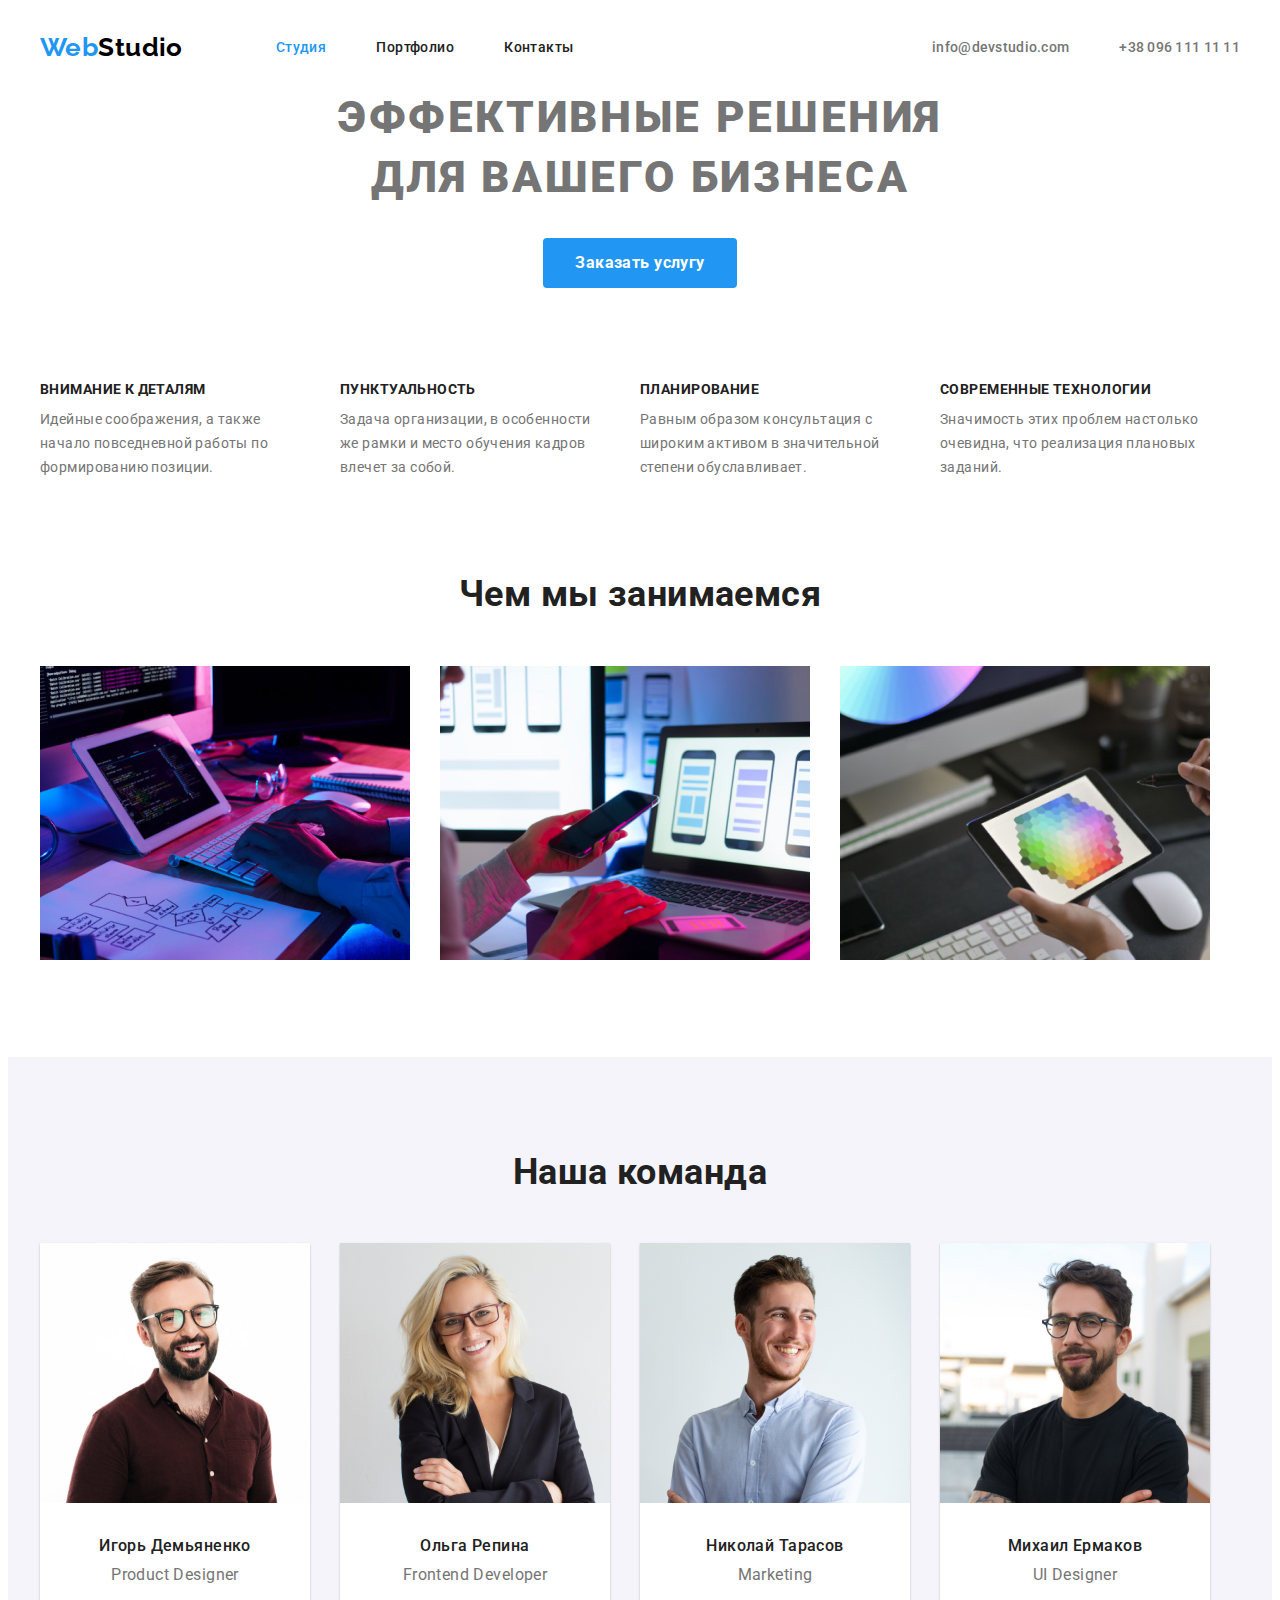
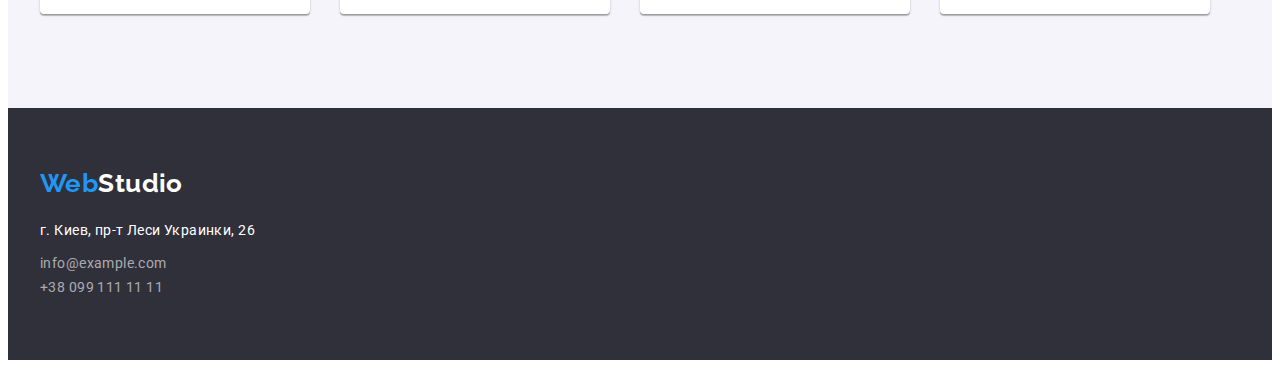
<file: index.html>
<!DOCTYPE html>
<html lang="ru">
<head>
    <meta charset="UTF-8">
    <meta http-equiv="X-UA-Compatible" content="IE=edge">
    <meta name="viewport" content="width=device-width, initial-scale=1.0">
    <title>Document</title>
    <link rel="preconnect" href="https://fonts.googleapis.com">
    <link rel="preconnect" href="https://fonts.gstatic.com" crossorigin>
    <link href="https://fonts.googleapis.com/css2?family=Raleway:wght@700&family=Roboto:wght@400;500;700;900&display=swap"
        rel="stylesheet">
    <link rel="stylesheet" href="https://cdnjs.cloudflare.com/ajax/libs/modern-normalize/1.1.0/modern-normalize.min.css"
        integrity="sha512-wpPYUAdjBVSE4KJnH1VR1HeZfpl1ub8YT/NKx4PuQ5NmX2tKuGu6U/JRp5y+Y8XG2tV+wKQpNHVUX03MfMFn9Q=="
        crossorigin="anonymous" referrerpolicy="no-referrer" />
    <link rel="stylesheet" href="./css/styles.css">
</head>
<body>
    <!-- Хедер -->
    <header >
        <div class="container header-container">
        <nav class="main-nav">
        <a class="logo-header" href="./index.html"> <span class="logo-accent">Web</span>Studio</a>
        <ul class="site-nav">
            <li class="item"><a href="" class="link current">Студия</a></li>
            <li class="item"><a href="./portfolio.html" class="link">Портфолио</a></li>
            <li class="item"><a href="" class="link">Контакты</a></li>
        </ul>
        </nav>
        <ul class="contacts-header">
            <li class="item"><a href="mailto:info@devstudio.com" class="link">info@devstudio.com</a></li>
            <li class="item"><a href="tel:+380961111111" class="link">+38 096 111 11 11</a></li>
        </ul>
        </div>
    </header>

    <!-- Герой -->
    <main>
    
    <section class="hero">
        <div class="container">
        <h1 class="hero-title">Эффективные решения</br>для вашего бизнеса</h1>
        <a href="" class="hero-button">Заказать услугу</a>
        </div>
    </section>
    
    <!-- Наши Особенности -->
    <section class="section">
    <div class="container">
       <h2 class="section-title feature">Особенности</h2>
       <ul class="feature-list">
           <li class="item">
               <h3 class="title">Внимание к деталям</h3>
               <p class="text">Идейные соображения, а также начало повседневной работы по формированию позиции.</p>
            </li>
            <li class="item">
                <h3 class="title">Пунктуальность</h3>
                <p class="text">Задача организации, в особенности же рамки и место обучения кадров влечет за собой.</p>
            </li>
            <li class="item">
                <h3 class="title">Планирование</h3>
                <p class="text">Равным образом консультация с широким активом в значительной степени обуславливает.</p>
            </li>
            <li class="item">
                <h3 class="title">Современные технологии</h3>
                <p class="text">Значимость этих проблем настолько очевидна, что реализация плановых заданий.</p>
            </li>
       </ul>
    </div>
    </section>

    <!-- Чем мы занимаемя -->
    <section class="section works">
        <div class="container">
        <h2 class="section-title">Чем мы занимаемся</h2>
        <ul class="works-list">
            <li class="item"><img src="./images/box-1.jpg" alt="Стационарные компьютеры" width="370"></li>
            <li class="item"><img src="./images/box-2.jpg" alt="Ноутбуки" width="370"></li>
            <li class="item"><img src="./images/box-3.jpg" alt="Планшеты" width="370"></li>
        </ul>
        </div>
    </section>

    <!-- Наша команда -->
    <section class="section team">
        <div class="container">
        <h2 class="section-title">Наша команда</h2>
        <ul class="team-list">
            <li class="item">
                <img src="./images/profil-1.jpg" alt="Игорь" width="270" class="photo">
                <h3 class="name">Игорь Демьяненко</h3>
                <p class="position">Product Designer</p>
            </li>
            <li class="item">
                <img src="./images/profil-2.jpg" alt="Ольга" width="270" class="photo">
                <h3 class="name">Ольга Репина</h3>
                <p class="position">Frontend Developer</p>
            </li>
            <li class="item">
                <img src="./images/profil-3.jpg" alt="Николай" width="270" class="photo">
                <h3 class="name">Николай Тарасов</h3>
                <p class="position">Marketing</p>
            </li>
            <li class="item">
                <img src="./images/profil-4.jpg" alt="Михаил" width="270" class="photo">
                <h3 class="name">Михаил Ермаков</h3>
                <p class="position">UI Designer</p>
            </li>
        </ul>
        </div>
    </section>
    </main>

    <!-- Футер -->
    <footer class="footer">
        <div class="container">
        <a class="logo-footer" href="./index.html"> <span class="logo-accent">Web</span>Studio</a>
        <address>
            <ul class="contacts-footer">
                <li class="link-adress">г. Киев, пр-т Леси Украинки, 26</li>
                <li class="link-contacts">info@example.com</li>
                <li class="link-contacts number">+38 099 111 11 11</li>
            </ul>
        </address>
        </div>
    </footer>

</body>
</html>
</file>
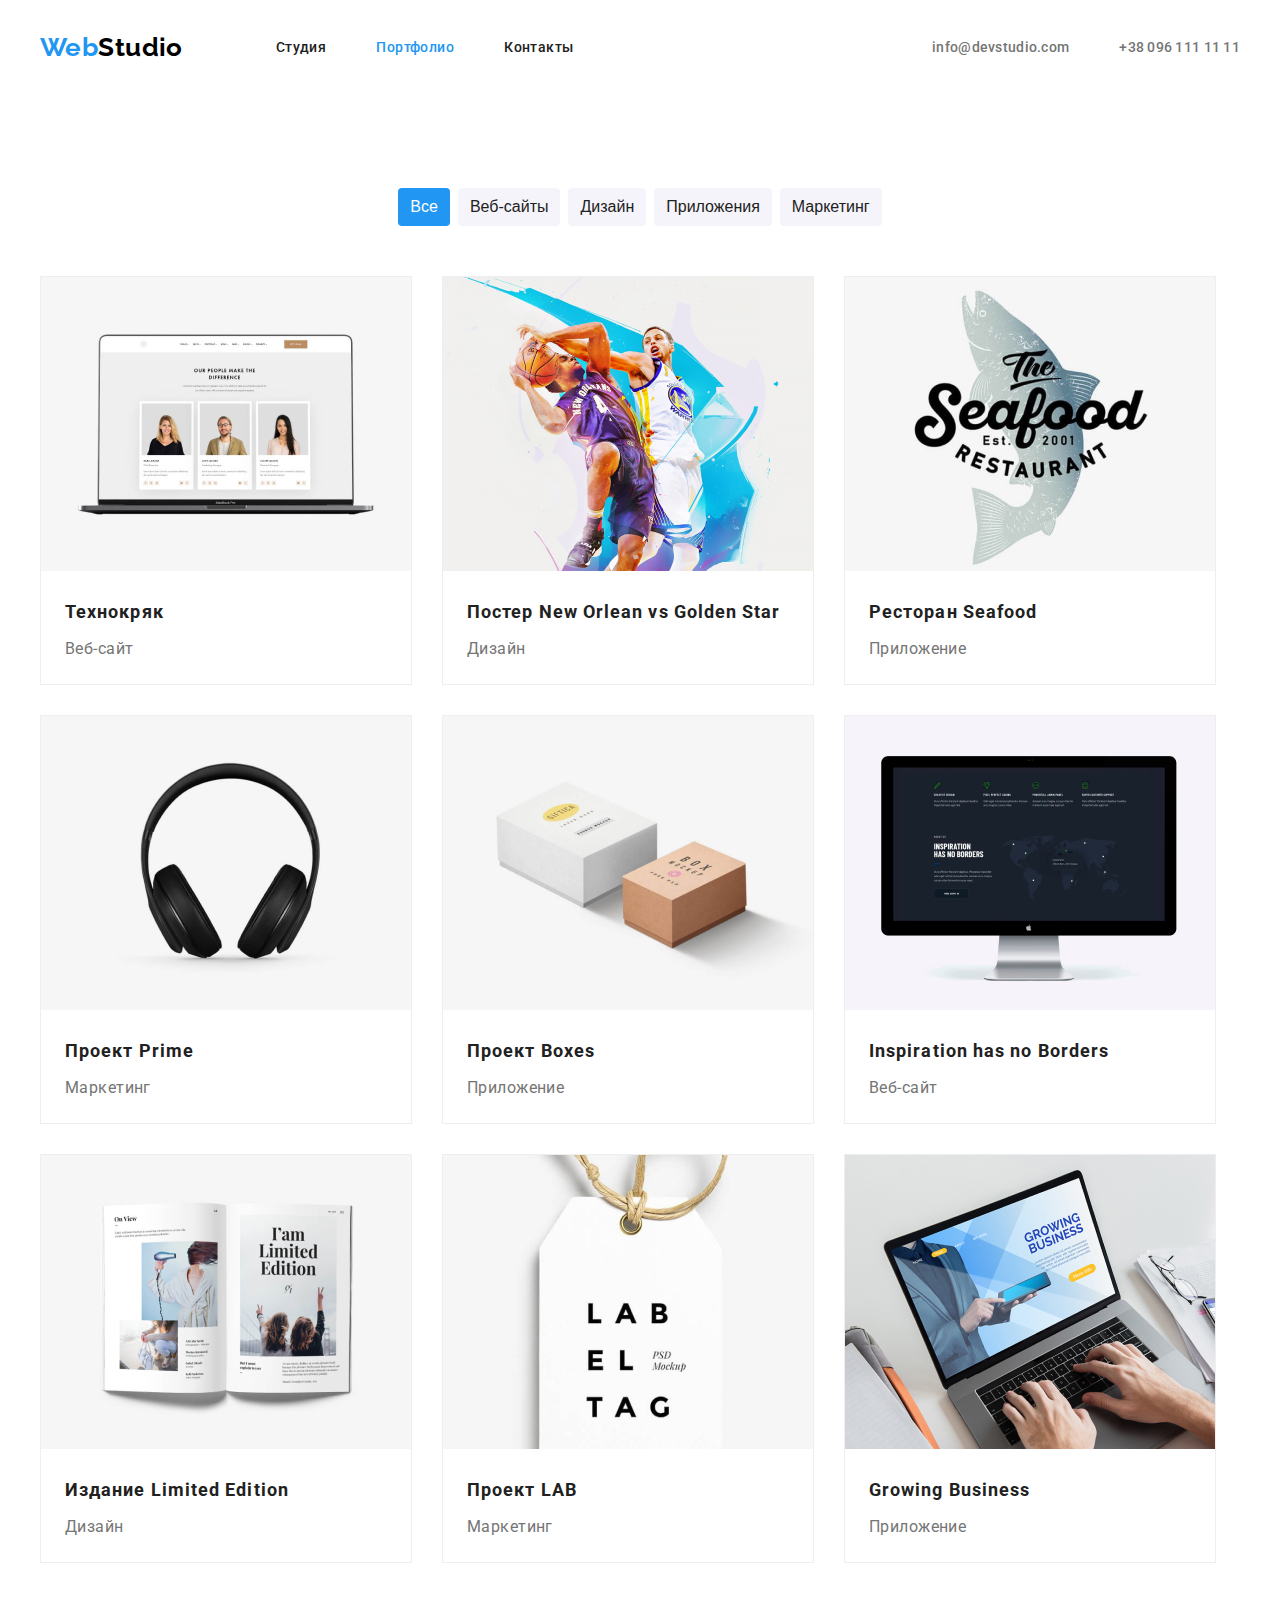
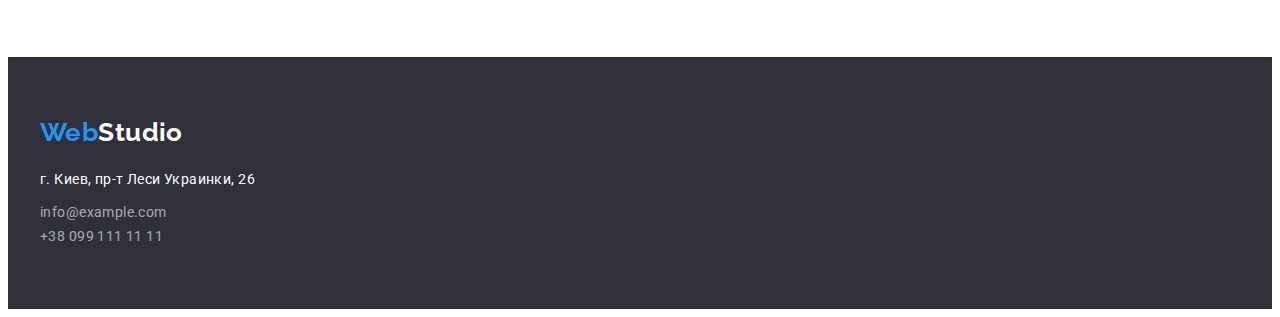
<file: portfolio.html>
<!DOCTYPE html>
<html lang="en">
<head>
    <meta charset="UTF-8">
    <meta http-equiv="X-UA-Compatible" content="IE=edge">
    <meta name="viewport" content="width=device-width, initial-scale=1.0">
    <title>WebStudio Portfolio</title>
    <link rel="preconnect" href="https://fonts.googleapis.com">
    <link rel="preconnect" href="https://fonts.gstatic.com" crossorigin>
    <link href="https://fonts.googleapis.com/css2?family=Raleway:wght@700&family=Roboto:wght@400;500;700;900&display=swap"
        rel="stylesheet">
    <link rel="stylesheet" href="https://cdnjs.cloudflare.com/ajax/libs/modern-normalize/1.1.0/modern-normalize.min.css"
        integrity="sha512-wpPYUAdjBVSE4KJnH1VR1HeZfpl1ub8YT/NKx4PuQ5NmX2tKuGu6U/JRp5y+Y8XG2tV+wKQpNHVUX03MfMFn9Q=="
        crossorigin="anonymous" referrerpolicy="no-referrer" />
    <link rel="stylesheet" href="./css/styles.css">
</head>
<body>
    <!-- Хедер -->
    <header>
        <div class="container header-container">
            <nav class="main-nav">
                <a class="logo-header" href="./index.html"> <span class="logo-accent">Web</span>Studio</a>
                <ul class="site-nav">
                    <li class="item"><a class="link" href="./index.html">Студия</a></li>
                    <li class="item"><a class="link current" href="">Портфолио</a></li>
                    <li class="item"><a href="" class="link">Контакты</a></li>
                </ul>
            </nav>
            <ul class="contacts-header">
                <li class="item"><a href="mailto:info@devstudio.com" class="link">info@devstudio.com</a></li>
                <li class="item"><a href="tel:+380961111111" class="link">+38 096 111 11 11</a></li>
            </ul>
        </div>
    </header>
    
    <!-- Примеры работ -->
    <main>
    <section class="section-projects">
        <div class="container">
        <h1 class="our-projects">Наше портфолио</h1>
        <ul class="filters">
            <li class="item"><button type="button" class="filters-button current">Все</button></li>
            <li class="item"><button type="button" class="filters-button">Веб-сайты</button></li>
            <li class="item"><button type="button" class="filters-button">Дизайн</button></li>
            <li class="item"><button type="button" class="filters-button">Приложения</button></li>
            <li class="item"><button type="button" class="filters-button">Маркетинг</button></li>
        </ul>

        <ul class="projects">
            <li class="projects-item">
                <a href="" class="projects-decor"><img src="./images/card-1.jpg" alt="Ноутбук" width="370" class="projects-picture">
                <h2 class="projects-title">Технокряк</h2>
                <p class="projects-desc">Веб-сайт</p>
                </a>
            </li>
            <li class="projects-item">
                <a href="" class="projects-decor"><img src="./images/card-2.jpg" alt="Баскетболисты" width="370" class="projects-picture">
                <h2 class="projects-title">Постер New Orlean vs Golden Star</h2>
                <p class="projects-desc">Дизайн</p>
            </a>
            </li>
            <li class="projects-item">
                <a href="" class="projects-decor"><img src="./images/card-3.jpg" alt="Морская еда" width="370" class="projects-picture">
                <h2 class="projects-title">Ресторан Seafood</h2>
                <p class="projects-desc">Приложение</p>
                </a>
            </li>
            <li class="projects-item">
                <a href="" class="projects-decor"><img src="./images/card-4.jpg" alt="Наушники" width="370" class="projects-picture">
                <h2 class="projects-title">Проект Prime</h2>
                <p class="projects-desc">Маркетинг</p>
                </a>
            </li>
            <li class="projects-item">
                <a href="" class="projects-decor"><img src="./images/card-5.jpg" alt="Коробки" width="370" class="projects-picture">
                <h2 class="projects-title">Проект Boxes</h2>
                <p class="projects-desc">Приложение</p>
                </a>
            </li>
            <li class="projects-item">
                <a href="" class="projects-decor"><img src="./images/card-6.jpg" alt="Монитор" width="370" class="projects-picture">
                <h2 class="projects-title">Inspiration has no Borders</h2>
                <p class="projects-desc">Веб-сайт</p>
                </a>
            </li>
            <li class="projects-item">
                <a href="" class="projects-decor"><img src="./images/card-7.jpg" alt="Книга" width="370" class="projects-picture">
                <h2 class="projects-title">Издание Limited Edition</h2>
                <p class="projects-desc">Дизайн</p>
                </a>
            </li>
            <li class="projects-item">
                <a href="" class="projects-decor"><img src="./images/card-8.jpg" alt="Бейдж" width="370" class="projects-picture">
                <h2 class="projects-title">Проект LAB</h2>
                <p class="projects-desc">Маркетинг</p>
                </a>
            </li>
            <li class="projects-item">
                <a href="" class="projects-decor"><img src="./images/card-9.jpg" alt="Ноутбук и инструменты" width="370" class="projects-picture">
                <h2 class="projects-title">Growing Business</h2>
                <p class="projects-desc">Приложение</p>
                </a>
            </li>
        </ul>
        </div>
    </section>
    </main>

    <footer class="footer">
        <div class="container">
            <a class="logo-footer" href="./index.html"> <span class="logo-accent">Web</span>Studio</a>
            <address>
                <ul class="contacts-footer">
                    <li class="link-adress">г. Киев, пр-т Леси Украинки, 26</li>
                    <li class="link-contacts">info@example.com</li>
                    <li class="link-contacts number">+38 099 111 11 11</li>
                </ul>
            </address>
        </div>
    </footer>
</body>
</html>
</file>
<file: css/styles.css>
body {
  background-color: #ffffff;
  font-family: Roboto, sans-serif;
  color: #757575;
  letter-spacing: 0.03em;
  font-size: 14px;
}

/* Основной цвет текста #757575 */
/* Акцент #2196F3 */

:root {
  --primary-text-color: #757575;
  --title-text-color: #212121;
  --accent-color: #2196f3;
  --primary-white-color: #ffffff;
  --secondary-background-color: #f5f4fa;
}

ul {
  list-style-type: none;
  padding: 0;
  margin: 0;
}

button {
  cursor: pointer;
}

/* Хедер !!!*/
.container.header-container{
  display: flex;
  align-items: center;
}

/* Логотип */
.logo-header {
  display: flex;
  margin-right: 93px;

  font-family: Raleway, sans-serif;
  font-weight: 700;
  font-size: 26px;
  line-height: 1.2;
  color: #000;
  text-decoration: none;
}

.logo-footer {
  display: inline-block;
  font-family: Raleway, sans-serif;
  font-weight: 700;
  font-size: 26px;
  line-height: 1.2;
  color: #ffffff;
  text-decoration: none;

  margin-bottom: 20px;
}

.logo-accent {
  color: var(--accent-color);
}
.logo-accent-footer {
  color: var(--primary-white-color);
}

/* Навигация сайта */
/* main-nav */
.main-nav{
  display: flex;
  align-items: center;  
}

/* site-nav */
.site-nav {
  display: flex;
  padding: 0;
  border: 0;
}

.site-nav .link {
  
  font-family: Roboto, sans-serif;
  font-weight: 500;
  font-size: 14px;
  line-height: 1.14;
  color: var(--title-text-color);
  text-decoration: none;

  display: block;
  padding-top: 32px;
  padding-bottom: 32px;
}

.site-nav .link:hover,
.site-nav .link:focus {
  color: var(--accent-color);
}

.site-nav .link.current {
  color: var(--accent-color);
}

.site-nav .item + .item {
margin-left: 50px;
}

/* contacts */
.contacts-header {
  display: flex;
  margin-left: auto;

  padding: 0;
  border: 0;
  margin-bottom: 0;
}

.contacts-header .link {
  display: block;
  padding-top: 32px;
  padding-bottom: 32px;

  color: var(--primary-text-color);
  text-decoration: none;
  letter-spacing: 0.02em;
  font-weight: 500;
  font-size: 14px;
  line-height: 1.14;
}

.contacts-header .link:hover,
.contacts-header .link:focus {
  color: var(--accent-color);
}

.contacts-header .item + .item{
  margin-left: 50px;
}

/*Герой*/
.hero {
  text-align: center;
}

.hero-title {
  font-weight: 900;
  font-size: 44px;
  line-height: 1.36;
  text-align: center;
  letter-spacing: 0.06em;
  text-transform: uppercase;
  text-align: center;

  margin-top: 0;
  margin-bottom: 30px;
}

.hero-button {
  display: inline-block;
  color: var(--primary-white-color);
  background-color: var(--accent-color);
  font-weight: 700;
  font-size: 16px;
  line-height: 1.88;
  text-decoration: none;
  /* text-align: center; */

  padding: 10px 32px;
  border-radius: 4px;
  /* margin-left: auto;
  margin-right: auto; */
}

/* Основные секции */
.section {
  padding-top: 94px;
  padding-bottom: 94px;
}

.section-title {
  color: var(--title-text-color);
  font-weight: 700;
  font-size: 36px;
  line-height: 1.17;
  text-align: center;

  margin-top: 0;
  margin-bottom: 50px;
  padding-bottom: 0;
}

.section-title.feature{
/* margin-bottom: 0;
color: rgb(30, 255, 0); */
display: none;
}

.section.works {
  padding-top: 0;
}

.container {
  margin-left: auto;
  margin-right: auto;
  width: 1200px;
  padding-left: 15px;
  padding-right: 15px;

  /* outline: 2px solid red; */
}

/*Наши особенности*/
.feature-list{
  display: flex;
  flex-wrap: wrap;
}

.feature-list .title {
  color: var(--title-text-color);
  font-weight: 700;
  font-size: 14px;
  line-height: 1.14;
  text-transform: uppercase;

  margin-top: 0;
  margin-bottom: 10px;
}

.feature-list .text {
  font-weight: 400;
  font-size: 14px;
  line-height: 1.71;

  margin-top: 0;
  margin-bottom: 0;
}

.feature-list .item{
  width: 270px;
  margin-right: 30px;
  /* width:calc((100%-90px) / 4); */
}

.feature-list .item:nth-child(4n){
margin-right: 0;
}

/* Чем мы занимаемся */
.works-list{
  display: flex;
}

.works-list .item{
  margin-right: 30px;
}

.work-list .item:nth-child(3){
margin-right: 0;
}

/*Наша команда*/
.section.team{
  background-color: #F5F4FA;
}

.team-list{
  display: flex;
  flex-wrap: wrap;
}

.team-list .item{
  background-color:var(--primary-white-color);

  margin-right: 30px;
  width: 270px;

  border-radius: 0px 0px 4px 4px;
  box-shadow: 0px 1px 3px rgba(0, 0, 0, 0.12),
  0px 1px 1px rgba(0, 0, 0, 0.14),
  0px 2px 1px rgba(0, 0, 0, 0.2);
}

.team-list .item:nth-child(4){
  margin-right:0;
}

.team-list .name {
  color: var(--title-text-color);
  font-weight: 500;
  font-size: 16px;
  line-height: 1.19;
  text-align: center;

  margin-top: 0;
  margin-bottom: 10px;
}

.team-list .photo {
  margin-bottom: 30px; 
}

.team-list .position {
  font-size: 16px;
  line-height: 1.19;

  margin-top: 0;
  margin-bottom: 30px;
  text-align: center;
}


/* Страница Портфолио */

/* Фильтры */

.filters-button {
  color: var(--title-text-color);
  background-color: var(--secondary-background-color);
  font-weight: 500;
  font-size: 16px;
  line-height: 1.63;

  border-radius: 4px;
  padding: 6px 12px;
  border: none;

  text-align: center;
}

.filters {
  display: flex;
  justify-content: center;
  margin-bottom: 50px;
}

.filters .item + .item {
  margin-left: 8px;
}

.filters-button:hover,
.filters-button:focus,
.filters-button.current {
  color: var(--primary-white-color);
  background-color: var(--accent-color);
}

/* Примеры работ */
.projects{
  display: flex;
  flex-wrap: wrap;
}

.our-projects{
  display: none;
}

.projects-item{
  background: #FFFFFF;
  border: 1px solid #EEEEEE;

  margin-right: 30px;
  margin-bottom: 30px;
  width: 370px;
  /* width:calc((100%-60px) / 3); */
}

.projects-item:nth-child(3n){
  margin-right: 0;
}
.projects-item:nth-last-child(-n + 3){
  margin-bottom: 0;
}

.section-projects {
  padding-top: 100px;
  padding-bottom: 94px;
}

.projects-decor {
  text-decoration: none;
  display: inline-block;  
  /* outline: 2px solid royalblue;   */
}

.projects-title {
  color: var(--title-text-color);
  font-weight: 700;
  font-size: 18px;
  line-height: 2.00;
  letter-spacing: 0.06em;

  margin-top: 0;
  margin-bottom: 4px;
  margin-left: 24px;
}

.projects-desc {
  color: var(--primary-text-color);
  font-weight: 400;
  font-size: 16px;
  line-height: 1.88;

  margin-top: 0;
  margin-bottom: 20px;
  margin-left: 24px;
}

.projects-picture {
  /* display: inline-block; */
  margin-bottom: 20px;
}

h2,
p{
  /* outline: 2px solid royalblue; */
}

/* Футер */
.footer {
  background-color: #2f303a;
}

.footer .container{
  padding-top: 60px;
  padding-bottom: 60px;
}

.link-adress {
  color: var(--primary-white-color);
  font-style: normal;
  font-weight: 400;
  font-size: 14px;
  line-height: 1.71;

  margin-bottom: 9px;
}
.link-contacts {
  color: rgba(255, 255, 255, 0.6);
  font-style: normal;
  font-weight: 400;
  font-size: 14px;
  line-height: 1.71;
</file>
